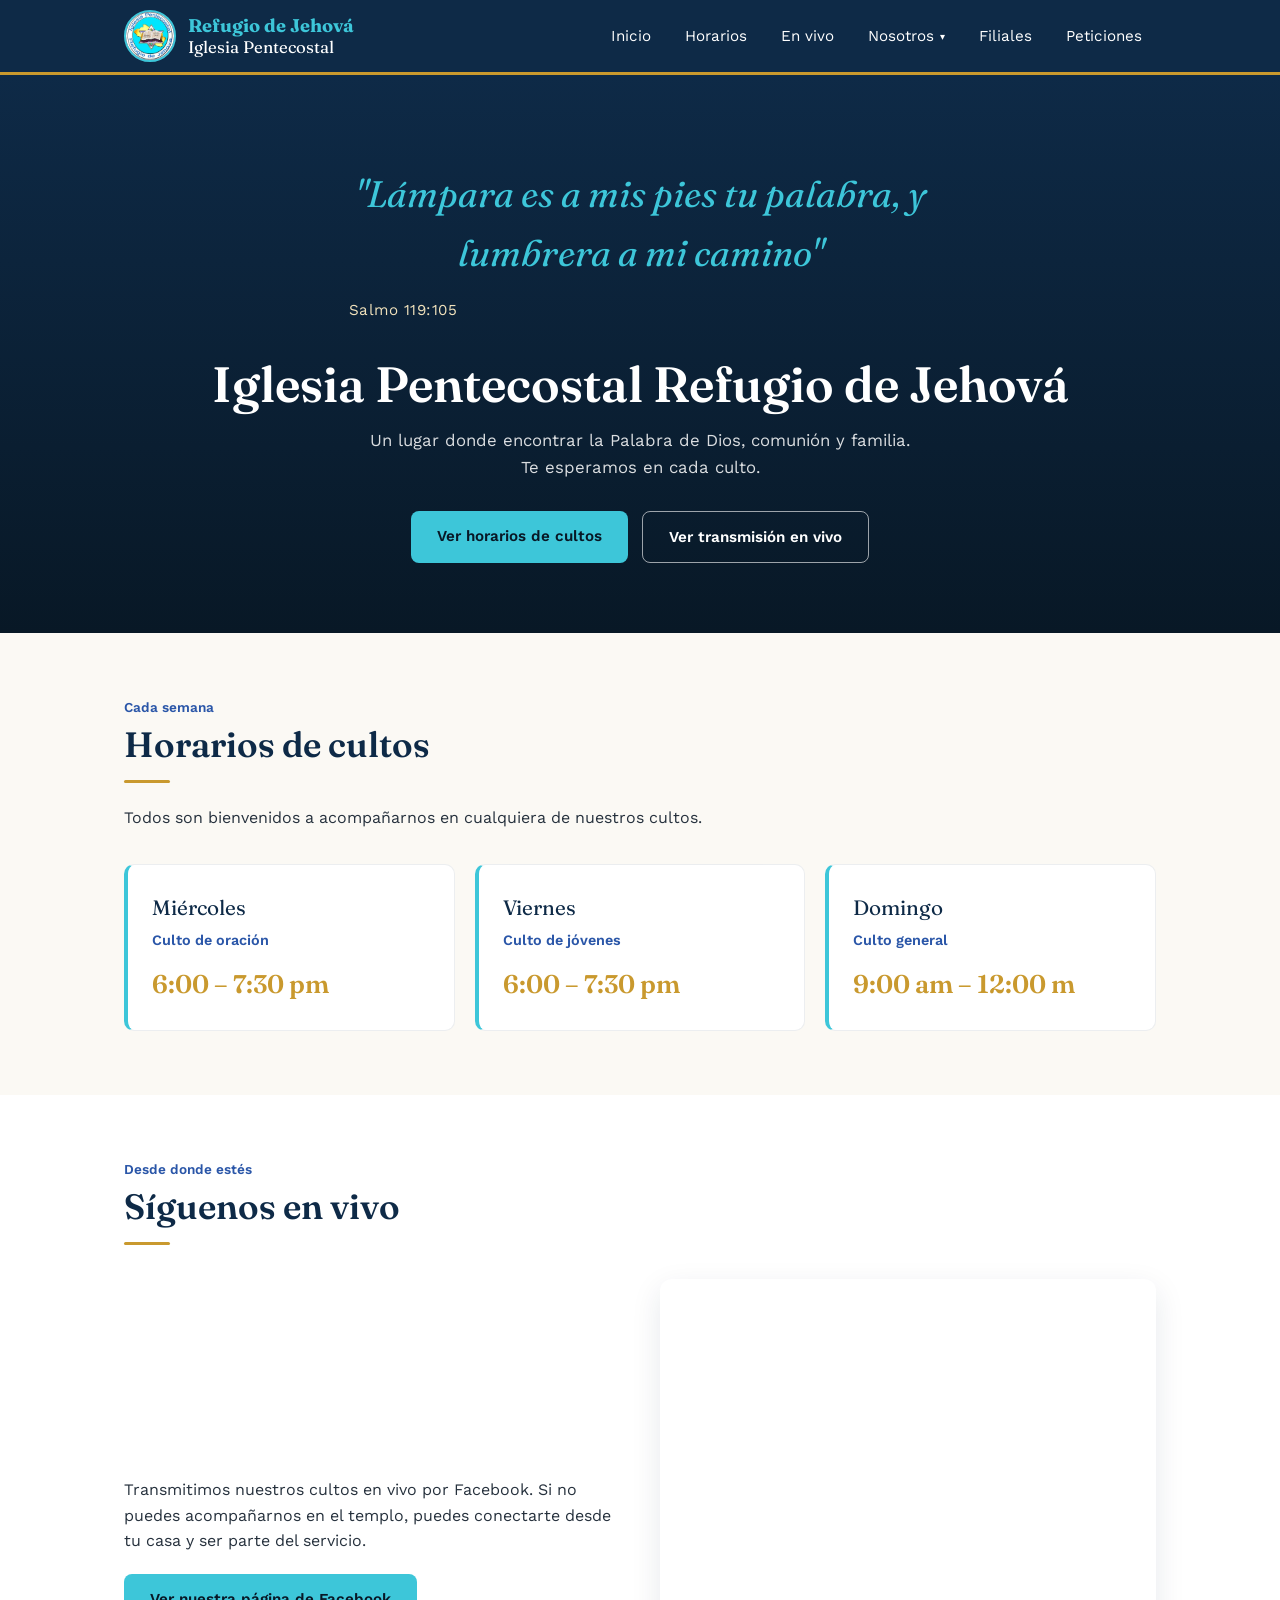
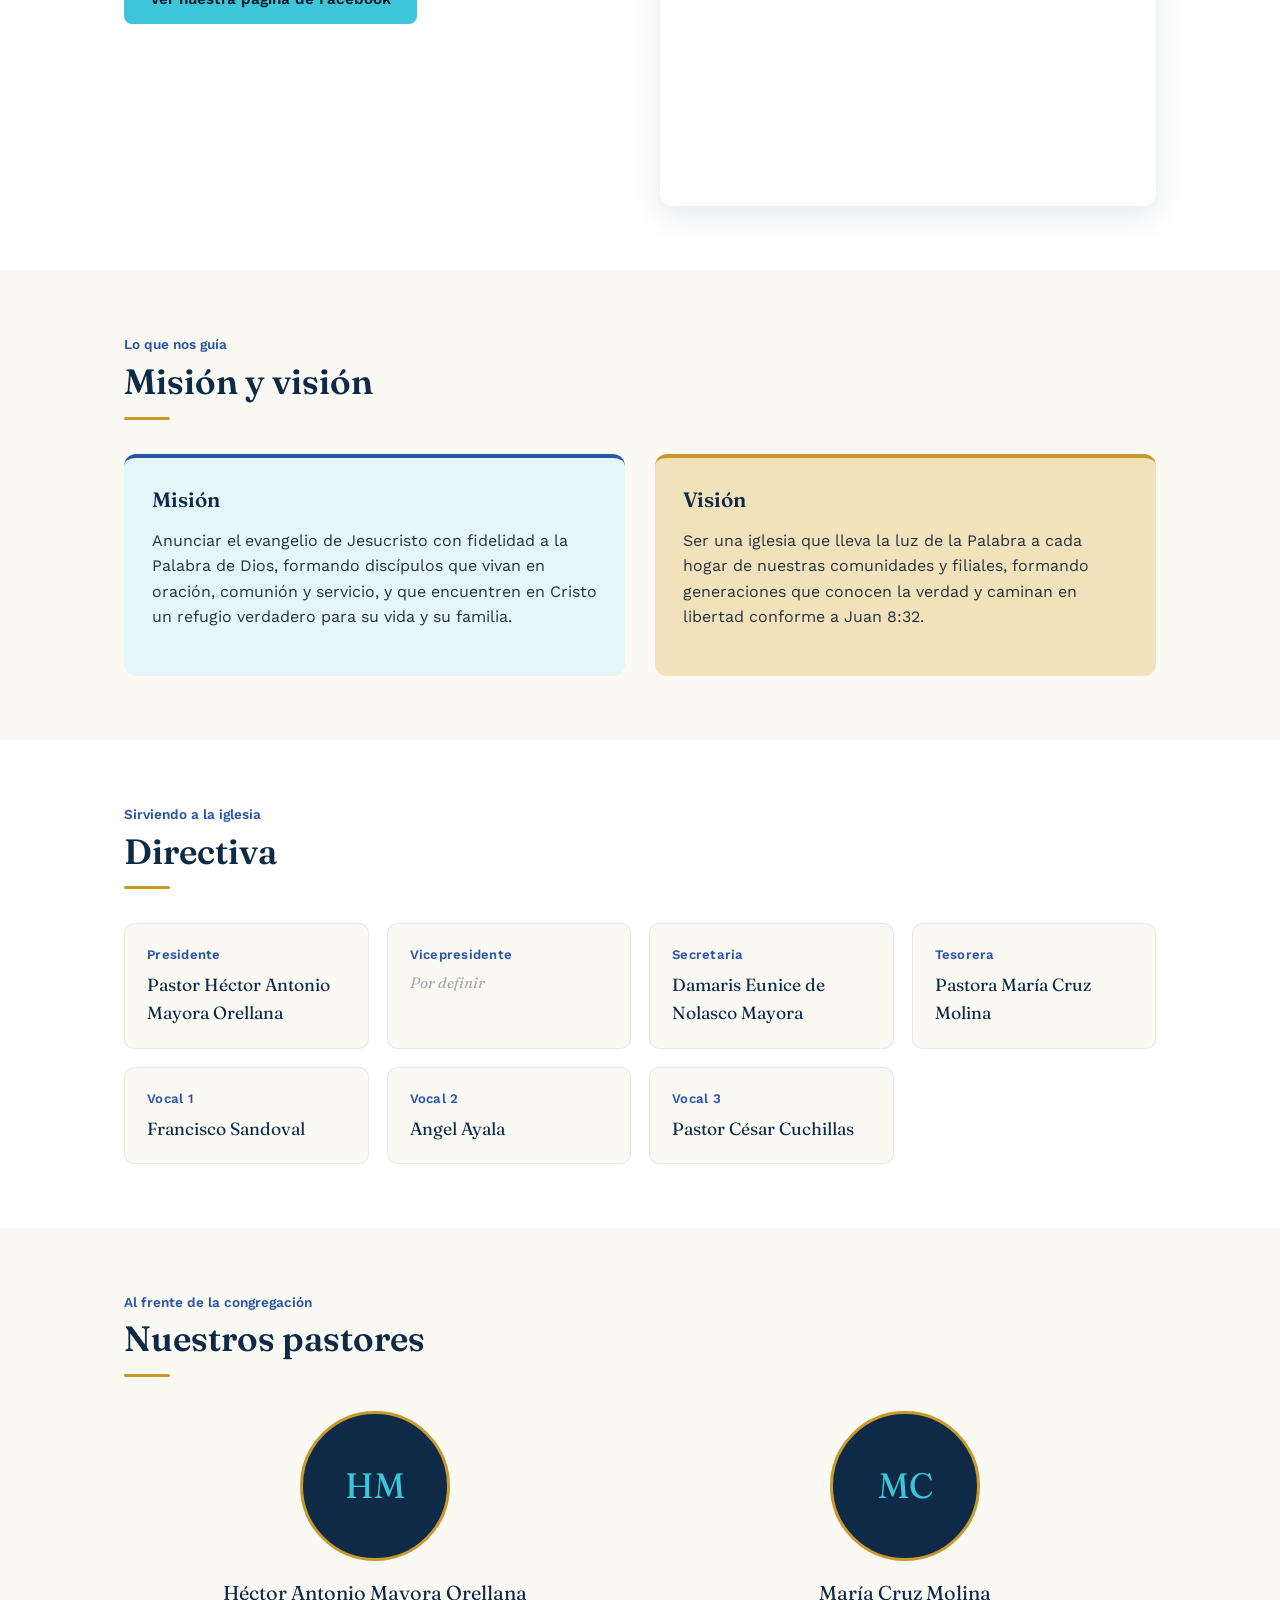
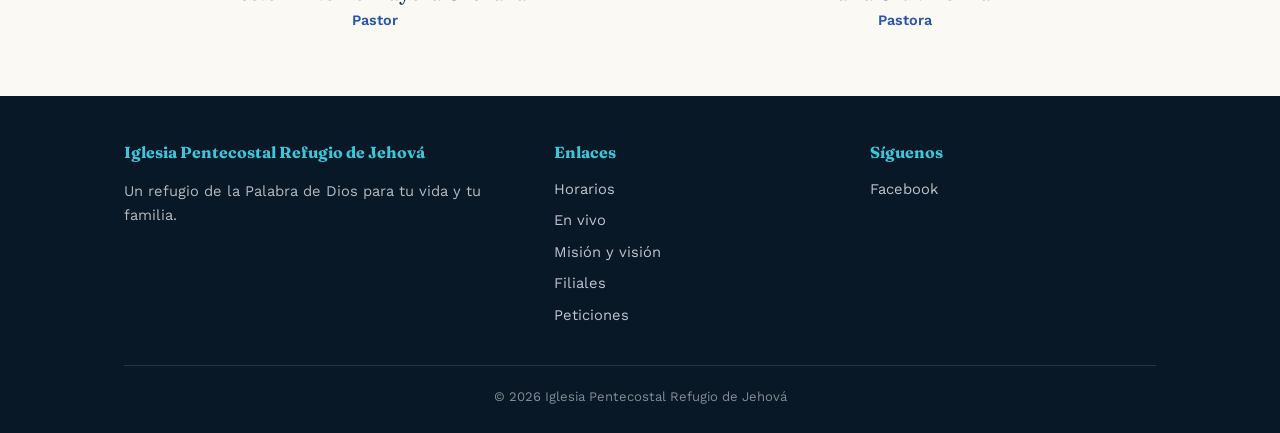
<file: index.html>
<!DOCTYPE html>
<html lang="es">
<head>
<meta charset="UTF-8">
<meta name="viewport" content="width=device-width, initial-scale=1.0">
<title>Iglesia Pentecostal Refugio de Jehová</title>
<meta name="theme-color" content="#0E2A47">
<link rel="stylesheet" href="styles/styles.css">
<link rel="preconnect" href="https://fonts.googleapis.com">
<link href="https://fonts.googleapis.com/css2?family=Fraunces:ital,wght@0,500;0,600;1,500&family=Work+Sans:wght@400;500;600&display=swap" rel="stylesheet">
</head>
<body>

<header class="site-header">
  <div class="nav-inner">
    <a href="index.html" class="brand">
      <img src="img/logo.jpg" alt="Logo Iglesia Pentecostal Refugio de Jehová">
      <span class="brand-text">
        <strong>Refugio de Jehová</strong>
        Iglesia Pentecostal
      </span>
    </a>

    <button class="menu-toggle" aria-label="Abrir menú">&#9776;</button>

    <nav class="main-nav">
      <a href="index.html">Inicio</a>
      <a href="#horarios">Horarios</a>
      <a href="#en-vivo">En vivo</a>
      <div class="has-dropdown">
        <button type="button">Nosotros <span class="caret">&#9662;</span></button>
        <div class="dropdown">
          <a href="#mision-vision">Misión y visión</a>
          <a href="#directiva">Directiva</a>
          <a href="#pastores">Pastores</a>
        </div>
      </div>
      <a href="filiales.html">Filiales</a>
      <a href="peticiones.html">Peticiones</a>
    </nav>
  </div>
</header>

<section class="hero">
  <div class="hero-inner">
    <p class="eyebrow-verse">"Lámpara es a mis pies tu palabra, y lumbrera a mi camino"</p>
    <p class="verse-ref">Salmo 119:105</p>
    <h1>Iglesia Pentecostal Refugio de Jehová</h1>
    <p class="sub">Un lugar donde encontrar la Palabra de Dios, comunión y familia. Te esperamos en cada culto.</p>
    <div class="hero-actions">
      <a href="#horarios" class="btn btn-primary">Ver horarios de cultos</a>
      <a href="#en-vivo" class="btn btn-outline">Ver transmisión en vivo</a>
    </div>
  </div>
</section>

<section id="horarios">
  <div class="wrap">
    <div class="section-head">
      <span class="kicker">Cada semana</span>
      <h2>Horarios de cultos</h2>
      <div class="gold-rule"></div>
      <p>Todos son bienvenidos a acompañarnos en cualquiera de nuestros cultos.</p>
    </div>

    <div class="schedule-grid">
      <div class="schedule-card">
        <div class="day">Miércoles</div>
        <div class="type">Culto de oración</div>
        <div class="time">6:00 – 7:30 pm</div>
      </div>
      <div class="schedule-card">
        <div class="day">Viernes</div>
        <div class="type">Culto de jóvenes</div>
        <div class="time">6:00 – 7:30 pm</div>
      </div>
      <div class="schedule-card">
        <div class="day">Domingo</div>
        <div class="type">Culto general</div>
        <div class="time">9:00 am – 12:00 m</div>
      </div>
    </div>
  </div>
</section>

<section id="en-vivo" class="alt">
  <div class="wrap">
    <div class="section-head">
      <span class="kicker">Desde donde estés</span>
      <h2>Síguenos en vivo</h2>
      <div class="gold-rule"></div>
    </div>

    <div class="live-block">
      <div class="live-copy">
        <p>Transmitimos nuestros cultos en vivo por Facebook. Si no puedes acompañarnos en el templo, puedes conectarte desde tu casa y ser parte del servicio.</p>
        <a href="https://www.facebook.com/profile.php?id=100064378015175" target="_blank" rel="noopener" class="btn btn-primary">Ver nuestra página de Facebook</a>
      </div>

      <div class="fb-embed-wrap">
        <!--
          Nota para quien edite esta página:
          Este widget muestra la línea de tiempo de Facebook, incluyendo transmisiones en vivo.
          Si no carga correctamente, reemplaza el valor de "href=" abajo por la URL
          completa y permanente de la página de Facebook (ej. facebook.com/NombreDeLaPagina),
          ya que los enlaces de tipo "share" a veces no funcionan con este widget.
        -->
        <iframe
          src="https://www.facebook.com/plugins/page.php?href=https%3A%2F%2Fwww.facebook.com%2Fprofile.php%3Fid%3D100064378015175&tabs=timeline&width=400&height=500&small_header=false&adapt_container_width=true&hide_cover=false&show_facepile=false"
          height="500"
          style="border:none;overflow:hidden"
          scrolling="no"
          frameborder="0"
          allowfullscreen="true"
          allow="autoplay; clipboard-write; encrypted-media; picture-in-picture; web-share">
        </iframe>
      </div>
    </div>
  </div>
</section>

<section id="mision-vision">
  <div class="wrap">
    <div class="section-head">
      <span class="kicker">Lo que nos guía</span>
      <h2>Misión y visión</h2>
      <div class="gold-rule"></div>
      <p></div>

    <div class="mv-grid">
      <div class="mv-card">
        <h3>Misión</h3>
        <p>Anunciar el evangelio de Jesucristo con fidelidad a la Palabra de Dios, formando discípulos que vivan en oración, comunión y servicio, y que encuentren en Cristo un refugio verdadero para su vida y su familia.</p>
      </div>
      <div class="mv-card">
        <h3>Visión</h3>
        <p>Ser una iglesia que lleva la luz de la Palabra a cada hogar de nuestras comunidades y filiales, formando generaciones que conocen la verdad y caminan en libertad conforme a Juan 8:32.</p>
      </div>
    </div>
  </div>
</section>

<section id="directiva" class="alt">
  <div class="wrap">
    <div class="section-head">
      <span class="kicker">Sirviendo a la iglesia</span>
      <h2>Directiva</h2>
      <div class="gold-rule"></div>
    </div>

    <div class="board-grid">
      <div class="board-card">
        <div class="role">Presidente</div>
        <div class="name">Pastor Héctor Antonio Mayora Orellana</div>
      </div>
      <div class="board-card">
        <div class="role">Vicepresidente</div>
        <div class="name empty">Por definir</div>
      </div>
      <div class="board-card">
        <div class="role">Secretaria</div>
        <div class="name">Damaris Eunice de Nolasco Mayora</div>
      </div>
      <div class="board-card">
        <div class="role">Tesorera</div>
        <div class="name">Pastora María Cruz Molina</div>
      </div>
      <div class="board-card">
        <div class="role">Vocal 1</div>
        <div class="name">Francisco Sandoval</div>
      </div>
      <div class="board-card">
        <div class="role">Vocal 2</div>
        <div class="name">Angel Ayala</div>
      </div>
      <div class="board-card">
        <div class="role">Vocal 3</div>
        <div class="name">Pastor César Cuchillas</div>
      </div>
    </div>
  </div>
</section>

<section id="pastores">
  <div class="wrap">
    <div class="section-head">
      <span class="kicker">Al frente de la congregación</span>
      <h2>Nuestros pastores</h2>
      <div class="gold-rule"></div>
    </div>

    <div class="pastors-grid">
      <div class="pastor-card">
        <div class="pastor-photo">HM</div>
        <div class="name">Héctor Antonio Mayora Orellana</div>
        <div class="role">Pastor</div>
      </div>
      <div class="pastor-card">
        <div class="pastor-photo">MC</div>
        <div class="name">María Cruz Molina</div>
        <div class="role">Pastora</div>
      </div>
    </div>
  </div>
</section>

<footer>
  <div class="wrap">
    <div class="footer-grid">
      <div>
        <h4>Iglesia Pentecostal Refugio de Jehová</h4>
        <p style="color:rgba(255,255,255,0.7); font-size:0.92rem; max-width:40ch;">Un refugio de la Palabra de Dios para tu vida y tu familia.</p>
      </div>
      <div>
        <h4>Enlaces</h4>
        <a href="#horarios">Horarios</a>
        <a href="#en-vivo">En vivo</a>
        <a href="#mision-vision">Misión y visión</a>
        <a href="filiales.html">Filiales</a>
        <a href="peticiones.html">Peticiones</a>
      </div>
      <div>
        <h4>Síguenos</h4>
        <a href="https://www.facebook.com/profile.php?id=100064378015175" target="_blank" rel="noopener">Facebook</a>
      </div>
    </div>
    <div class="footer-bottom">
      © <span id="year"></span> Iglesia Pentecostal Refugio de Jehová
    </div>
  </div>
</footer>

<script src="scripts/script.js"></script>
<script>document.getElementById("year").textContent = new Date().getFullYear();</script>
</body>
</html>
</file>
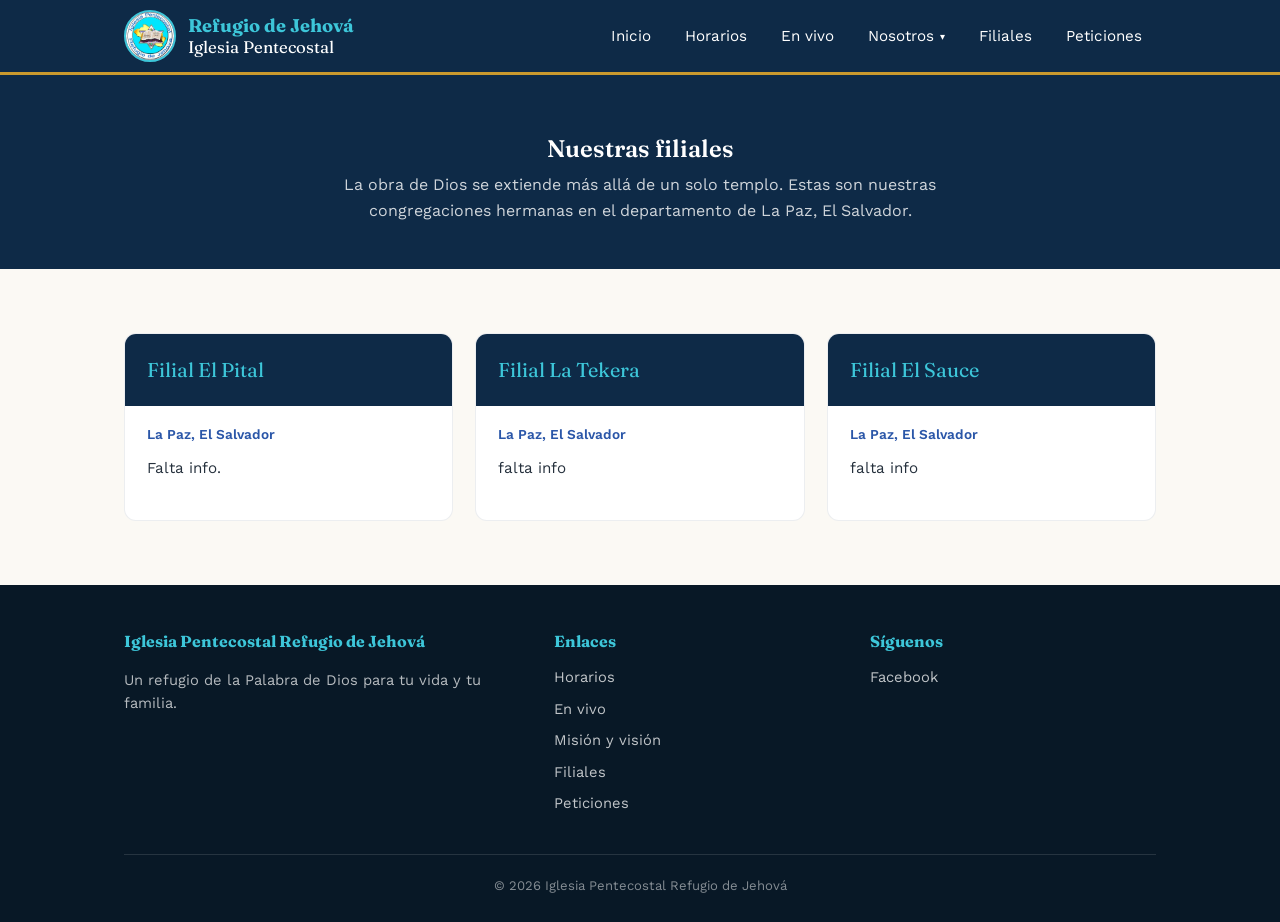
<file: filiales.html>
<!DOCTYPE html>
<html lang="es">
<head>
<meta charset="UTF-8">
<meta name="viewport" content="width=device-width, initial-scale=1.0">
<title>Filiales — Iglesia Pentecostal Refugio de Jehová</title>
<meta name="theme-color" content="#0E2A47">
<link rel="stylesheet" href="styles/styles.css">
<link rel="preconnect" href="https://fonts.googleapis.com">
<link href="https://fonts.googleapis.com/css2?family=Fraunces:ital,wght@0,500;0,600;1,500&family=Work+Sans:wght@400;500;600&display=swap" rel="stylesheet">
</head>
<body>

<header class="site-header">
  <div class="nav-inner">
    <a href="index.html" class="brand">
      <img src="img/logo.jpg" alt="Logo Iglesia Pentecostal Refugio de Jehová">
      <span class="brand-text">
        <strong>Refugio de Jehová</strong>
        Iglesia Pentecostal
      </span>
    </a>

    <button class="menu-toggle" aria-label="Abrir menú">&#9776;</button>

    <nav class="main-nav">
      <a href="index.html">Inicio</a>
      <a href="index.html#horarios">Horarios</a>
      <a href="index.html#en-vivo">En vivo</a>
      <div class="has-dropdown">
        <button type="button">Nosotros <span class="caret">&#9662;</span></button>
        <div class="dropdown">
          <a href="index.html#mision-vision">Misión y visión</a>
          <a href="index.html#directiva">Directiva</a>
          <a href="index.html#pastores">Pastores</a>
        </div>
      </div>
      <a href="filiales.html">Filiales</a>
      <a href="peticiones.html">Peticiones</a>
    </nav>
  </div>
</header>

<section class="page-hero">
  <div class="wrap">
    <h1>Nuestras filiales</h1>
    <p>La obra de Dios se extiende más allá de un solo templo. Estas son nuestras congregaciones hermanas en el departamento de La Paz, El Salvador.</p>
  </div>
</section>

<section>
  <div class="wrap">
    <div class="branch-grid">
      <div class="branch-card">
        <div class="top">
          <div class="place">Filial El Pital</div>
        </div>
        <div class="body">
          <div class="dept">La Paz, El Salvador</div>
          <p style="margin-top:10px; font-size:0.95rem;">Falta info.</p>
        </div>
      </div>

      <div class="branch-card">
        <div class="top">
          <div class="place">Filial La Tekera</div>
        </div>
        <div class="body">
          <div class="dept">La Paz, El Salvador</div>
          <p style="margin-top:10px; font-size:0.95rem;">falta info</p>
        </div>
      </div>

      <div class="branch-card">
        <div class="top">
          <div class="place">Filial El Sauce</div>
        </div>
        <div class="body">
          <div class="dept">La Paz, El Salvador</div>
          <p style="margin-top:10px; font-size:0.95rem;">falta info</p>
        </div>
      </div>
    </div>
  </div>
</section>

<footer>
  <div class="wrap">
    <div class="footer-grid">
      <div>
        <h4>Iglesia Pentecostal Refugio de Jehová</h4>
        <p style="color:rgba(255,255,255,0.7); font-size:0.92rem; max-width:40ch;">Un refugio de la Palabra de Dios para tu vida y tu familia.</p>
      </div>
      <div>
        <h4>Enlaces</h4>
        <a href="index.html#horarios">Horarios</a>
        <a href="index.html#en-vivo">En vivo</a>
        <a href="index.html#mision-vision">Misión y visión</a>
        <a href="filiales.html">Filiales</a>
        <a href="peticiones.html">Peticiones</a>
      </div>
      <div>
        <h4>Síguenos</h4>
        <a href="https://www.facebook.com/profile.php?id=100064378015175" target="_blank" rel="noopener">Facebook</a>
      </div>
    </div>
    <div class="footer-bottom">
      © <span id="year"></span> Iglesia Pentecostal Refugio de Jehová
    </div>
  </div>
</footer>

<script src="scripts/script.js"></script>
<script>document.getElementById("year").textContent = new Date().getFullYear();</script>
</body>
</html>
</file>
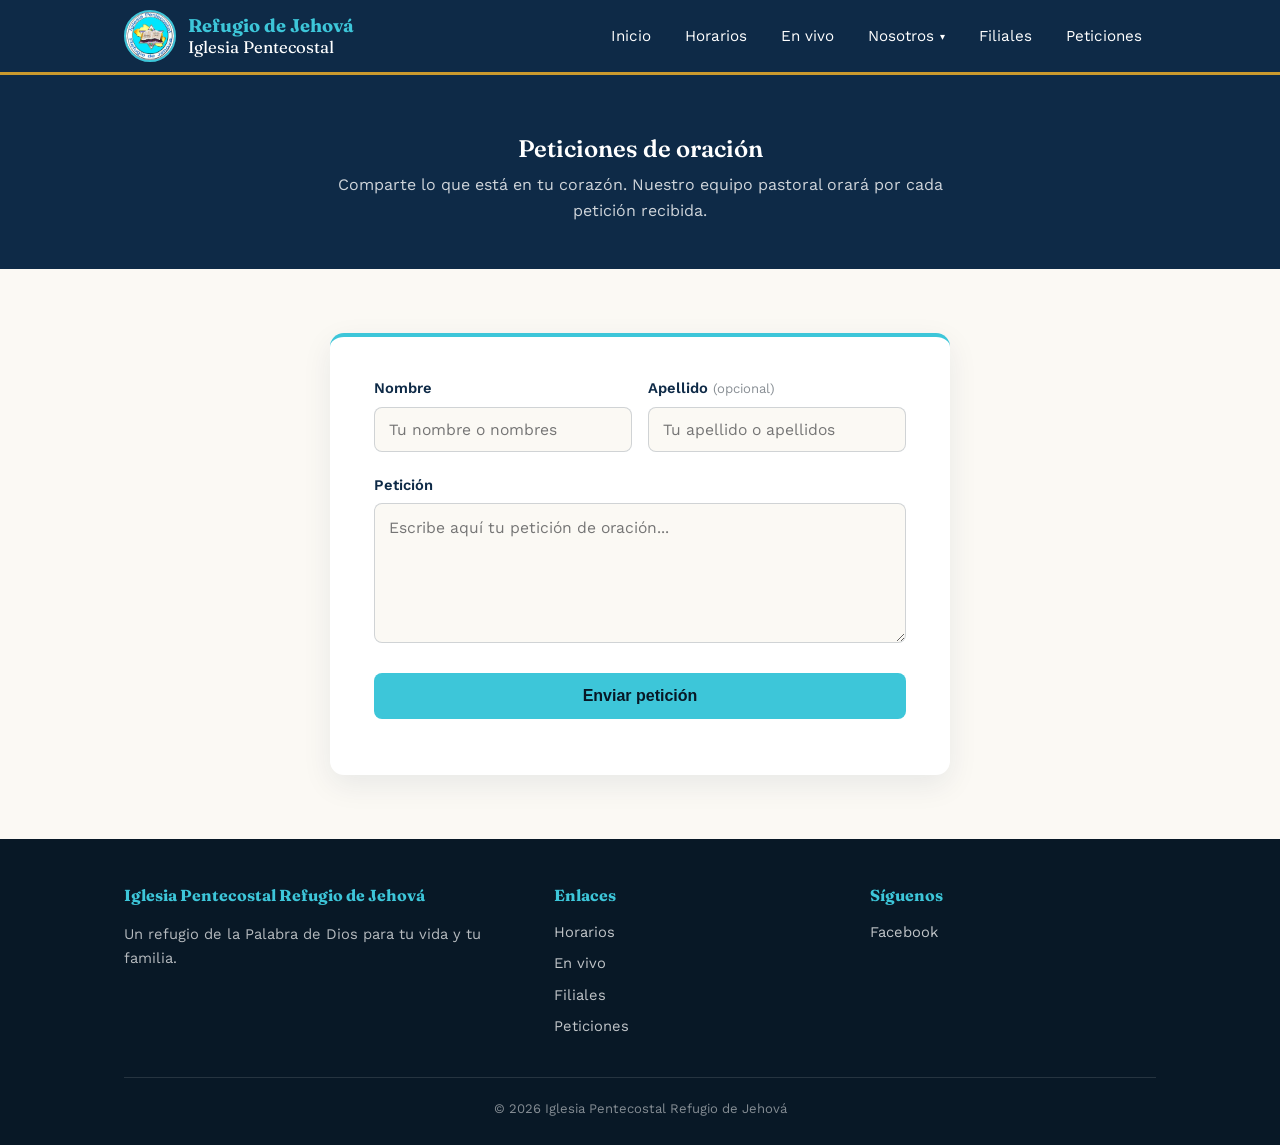
<file: peticiones.html>
<!DOCTYPE html>
<html lang="es">
<head>
<meta charset="UTF-8">
<meta name="viewport" content="width=device-width, initial-scale=1.0">
<title>Peticiones de oración — Iglesia Pentecostal Refugio de Jehová</title>
<meta name="theme-color" content="#0E2A47">
<link rel="stylesheet" href="styles/styles.css">
<link rel="preconnect" href="https://fonts.googleapis.com">
<link href="https://fonts.googleapis.com/css2?family=Fraunces:ital,wght@0,500;0,600;1,500&family=Work+Sans:wght@400;500;600&display=swap" rel="stylesheet">
</head>
<body>

<header class="site-header">
  <div class="nav-inner">
    <a href="index.html" class="brand">
      <img src="img/logo.jpg" alt="Logo Iglesia Pentecostal Refugio de Jehová">
      <span class="brand-text">
        <strong>Refugio de Jehová</strong>
        Iglesia Pentecostal
      </span>
    </a>

    <button class="menu-toggle" aria-label="Abrir menú">&#9776;</button>

    <nav class="main-nav">
      <a href="index.html">Inicio</a>
      <a href="index.html#horarios">Horarios</a>
      <a href="index.html#en-vivo">En vivo</a>
      <div class="has-dropdown">
        <button type="button">Nosotros <span class="caret">&#9662;</span></button>
        <div class="dropdown">
          <a href="index.html#mision-vision">Misión y visión</a>
          <a href="index.html#directiva">Directiva</a>
          <a href="index.html#pastores">Pastores</a>
        </div>
      </div>
      <a href="filiales.html">Filiales</a>
      <a href="peticiones.html">Peticiones</a>
    </nav>
  </div>
</header>

<section class="page-hero">
  <div class="wrap">
    <h1>Peticiones de oración</h1>
    <p>Comparte lo que está en tu corazón. Nuestro equipo pastoral orará por cada petición recibida.</p>
  </div>
</section>

<section>
  <div class="wrap">
    <div class="request-wrap">

      <!-- Formulario -->
      <form id="prayer-form">
        <div class="form-row">
          <div class="form-field">
            <label for="nombre">Nombre</label>
            <input type="text" id="nombre" name="nombre" placeholder="Tu nombre o nombres" required>
          </div>
          <div class="form-field">
            <label for="apellido">Apellido <span class="hint">(opcional)</span></label>
            <input type="text" id="apellido" name="apellido" placeholder="Tu apellido o apellidos">
          </div>
        </div>

        <div class="form-field">
          <label for="peticion">Petición</label>
          <textarea id="peticion" name="peticion" placeholder="Escribe aquí tu petición de oración..." required></textarea>
        </div>

        <button type="submit" class="submit-btn" id="submit-btn">Enviar petición</button>

        <div id="form-status" class="form-status"></div>
      </form>

      <!-- Mensaje de confirmación (oculto hasta enviar) -->
      <div id="confirm-box" class="confirm-box" style="display:none;">
        <div class="icon">&#10003;</div>
        <h3>Tu petición ha sido enviada</h3>
        <p>Gracias por confiarnos lo que está en tu corazón. Estaremos orando por ella.</p>
        <button type="button" class="btn btn-primary" id="send-another">Enviar otra petición</button>
      </div>

    </div>
  </div>
</section>

<footer>
  <div class="wrap">
    <div class="footer-grid">
      <div>
        <h4>Iglesia Pentecostal Refugio de Jehová</h4>
        <p style="color:rgba(255,255,255,0.7); font-size:0.92rem; max-width:40ch;">Un refugio de la Palabra de Dios para tu vida y tu familia.</p>
      </div>
      <div>
        <h4>Enlaces</h4>
        <a href="index.html#horarios">Horarios</a>
        <a href="index.html#en-vivo">En vivo</a>
        <a href="filiales.html">Filiales</a>
        <a href="peticiones.html">Peticiones</a>
      </div>
      <div>
        <h4>Síguenos</h4>
        <a href="https://www.facebook.com/profile.php?id=100064378015175" target="_blank" rel="noopener">Facebook</a>
      </div>
    </div>
    <div class="footer-bottom">
      © <span id="year"></span> Iglesia Pentecostal Refugio de Jehová
    </div>
  </div>
</footer>

<script src="scripts/script.js"></script>
<script>
document.getElementById("year").textContent = new Date().getFullYear();

/*
  ============================================================
  CONFIGURACIÓN DEL ENVÍO DE PETICIONES
  ============================================================
  1. Crea una cuenta gratuita en https://formspree.io
  2. Crea un nuevo formulario y copia la URL que te dan
     (se ve algo así: https://formspree.io/f/abcdwxyz)
  3. Reemplaza el texto "PEGA_AQUI_TU_URL_DE_FORMSPREE" de abajo
     por esa URL, entre las comillas.
  ============================================================
*/
const FORMSPREE_URL = "https://formspree.io/f/xgaendvb";

const form = document.getElementById("prayer-form");
const confirmBox = document.getElementById("confirm-box");
const statusEl = document.getElementById("form-status");
const submitBtn = document.getElementById("submit-btn");

form.addEventListener("submit", async function (e) {
  e.preventDefault();

  if (FORMSPREE_URL.indexOf("PEGA_AQUI") !== -1) {
    statusEl.textContent = "Nota para el administrador: aún falta configurar la URL de Formspree en este archivo (peticiones.html) para que los envíos lleguen a tu correo.";
    statusEl.classList.add("error");
    return;
  }

  statusEl.classList.remove("error");
  statusEl.textContent = "Enviando...";
  submitBtn.disabled = true;

  const data = new FormData(form);

  try {
    const response = await fetch(FORMSPREE_URL, {
      method: "POST",
      body: data,
      headers: { "Accept": "application/json" }
    });

    if (response.ok) {
      form.style.display = "none";
      confirmBox.style.display = "block";
    } else {
      statusEl.textContent = "No se pudo enviar la petición. Por favor intenta de nuevo en unos minutos.";
      statusEl.classList.add("error");
      submitBtn.disabled = false;
    }
  } catch (err) {
    statusEl.textContent = "No se pudo enviar la petición. Revisa tu conexión e intenta de nuevo.";
    statusEl.classList.add("error");
    submitBtn.disabled = false;
  }
});

document.getElementById("send-another").addEventListener("click", function () {
  form.reset();
  form.style.display = "block";
  confirmBox.style.display = "none";
  statusEl.textContent = "";
  submitBtn.disabled = false;
});
</script>
</body>
</html>
</file>
<file: styles/styles.css>
/* ===========================================================
   Iglesia Pentecostal Refugio de Jehová — hoja de estilos
   =========================================================== */

:root {
  --navy: #0E2A47;
  --navy-deep: #081826;
  --turquoise: #3DC6D9;
  --turquoise-soft: #E4F6F8;
  --blue: #2A56A8;
  --gold: #C9992E;
  --gold-soft: #F1E2BC;
  --cream: #FBF9F4;
  --charcoal: #26313D;
  --white: #FFFFFF;

  --serif: "Fraunces", Georgia, serif;
  --sans: "Work Sans", -apple-system, BlinkMacSystemFont, sans-serif;
}

* { box-sizing: border-box; }

html {
  scroll-behavior: smooth;
}

body {
  margin: 0;
  font-family: var(--sans);
  color: var(--charcoal);
  background: var(--cream);
  line-height: 1.6;
}

img { max-width: 100%; display: block; }

a { color: inherit; text-decoration: none; }

.wrap {
  max-width: 1080px;
  margin: 0 auto;
  padding: 0 24px;
}

h1, h2, h3 {
  font-family: var(--serif);
  color: var(--navy);
  margin: 0 0 0.4em 0;
  font-weight: 600;
  line-height: 1.15;
}

h2 {
  font-size: clamp(1.6rem, 3vw, 2.2rem);
}

p { max-width: 62ch; }

/* -------------------- Header / Nav -------------------- */

.site-header {
  background: var(--navy);
  color: var(--white);
  position: sticky;
  top: 0;
  z-index: 50;
  border-bottom: 3px solid var(--gold);
}

.nav-inner {
  display: flex;
  align-items: center;
  justify-content: space-between;
  padding: 10px 24px;
  max-width: 1080px;
  margin: 0 auto;
}

.brand {
  display: flex;
  align-items: center;
  gap: 12px;
}

.brand img {
  height: 52px;
  width: 52px;
  border-radius: 50%;
  object-fit: cover;
  border: 2px solid var(--turquoise);
}

.brand-text {
  font-family: var(--serif);
  font-size: 1.05rem;
  line-height: 1.2;
}

.brand-text strong {
  display: block;
  font-size: 1.15rem;
  color: var(--turquoise);
}

nav.main-nav {
  display: flex;
  align-items: center;
  gap: 6px;
}

nav.main-nav > a, .has-dropdown > button {
  color: var(--white);
  font-size: 0.95rem;
  padding: 10px 14px;
  border: none;
  background: none;
  font-family: var(--sans);
  cursor: pointer;
  border-radius: 6px;
  transition: background 0.15s ease;
}

nav.main-nav > a:hover,
.has-dropdown > button:hover,
.has-dropdown.open > button {
  background: rgba(255,255,255,0.1);
}

.has-dropdown {
  position: relative;
}

.has-dropdown > button {
  display: flex;
  align-items: center;
  gap: 6px;
}

.caret {
  font-size: 0.65rem;
  transition: transform 0.15s ease;
}

.has-dropdown.open .caret { transform: rotate(180deg); }

.dropdown {
  position: absolute;
  top: calc(100% + 6px);
  left: 0;
  background: var(--white);
  color: var(--charcoal);
  min-width: 200px;
  border-radius: 10px;
  box-shadow: 0 12px 28px rgba(8, 24, 38, 0.25);
  padding: 8px;
  display: none;
  border-top: 3px solid var(--gold);
}

.has-dropdown.open .dropdown { display: block; }

.dropdown a {
  display: block;
  padding: 10px 12px;
  border-radius: 6px;
  font-size: 0.92rem;
}

.dropdown a:hover { background: var(--turquoise-soft); }

.menu-toggle {
  display: none;
  background: none;
  border: none;
  color: var(--white);
  font-size: 1.6rem;
  cursor: pointer;
}

@media (max-width: 860px) {
  .menu-toggle { display: block; }

  nav.main-nav {
    position: absolute;
    top: 100%;
    left: 0;
    right: 0;
    background: var(--navy);
    flex-direction: column;
    align-items: stretch;
    padding: 8px 16px 16px;
    display: none;
    border-bottom: 3px solid var(--gold);
  }

  nav.main-nav.open { display: flex; }

  .has-dropdown { width: 100%; }
  .has-dropdown > button { width: 100%; justify-content: space-between; }
  .dropdown { position: static; box-shadow: none; margin-top: 4px; }
}

/* -------------------- Hero -------------------- */

.hero {
  position: relative;
  background: linear-gradient(180deg, var(--navy) 0%, var(--navy-deep) 100%);
  color: var(--white);
  overflow: hidden;
  padding: 90px 0 70px;
}

.hero-star {
  position: absolute;
  right: -60px;
  top: -60px;
  width: 320px;
  height: 320px;
  opacity: 0.12;
}

.hero-inner {
  position: relative;
  max-width: 1080px;
  margin: 0 auto;
  padding: 0 24px;
  text-align: center;
}

.hero .eyebrow-verse {
  color: var(--turquoise);
  font-family: var(--serif);
  font-style: italic;
  font-size: clamp(1.4rem, 4vw, 2.3rem);
  max-width: 680px;
  margin: 0 auto 6px;
}

.hero .verse-ref {
  color: var(--gold-soft);
  font-size: 0.95rem;
  letter-spacing: 0.03em;
  margin-bottom: 34px;
}

.hero h1 {
  color: var(--white);
  font-size: clamp(2rem, 5vw, 3.1rem);
  margin-bottom: 14px;
}

.hero .sub {
  max-width: 560px;
  margin: 0 auto 30px;
  color: rgba(255,255,255,0.85);
  font-size: 1.05rem;
}

.hero-actions {
  display: flex;
  gap: 14px;
  justify-content: center;
  flex-wrap: wrap;
}

.btn {
  display: inline-block;
  padding: 13px 26px;
  border-radius: 8px;
  font-weight: 600;
  font-size: 0.95rem;
  transition: transform 0.15s ease, box-shadow 0.15s ease;
}

.btn-primary {
  background: var(--turquoise);
  color: var(--navy-deep);
}

.btn-outline {
  border: 1.5px solid rgba(255,255,255,0.6);
  color: var(--white);
}

.btn:hover { transform: translateY(-2px); }

/* -------------------- Sections -------------------- */

section {
  padding: 64px 0;
}

section.alt {
  background: var(--white);
}

.section-head {
  margin-bottom: 34px;
}

.section-head .kicker {
  color: var(--blue);
  font-weight: 600;
  font-size: 0.85rem;
  margin-bottom: 6px;
  display: block;
}

.gold-rule {
  width: 46px;
  height: 3px;
  background: var(--gold);
  margin: 10px 0 22px;
  border-radius: 2px;
}

/* Horarios */

.schedule-grid {
  display: grid;
  grid-template-columns: repeat(auto-fit, minmax(230px, 1fr));
  gap: 20px;
}

.schedule-card {
  background: var(--white);
  border: 1px solid rgba(14,42,71,0.08);
  border-left: 4px solid var(--turquoise);
  border-radius: 10px;
  padding: 26px 24px;
}

.schedule-card .day {
  font-family: var(--serif);
  font-size: 1.3rem;
  color: var(--navy);
}

.schedule-card .type {
  color: var(--blue);
  font-weight: 600;
  font-size: 0.9rem;
  margin: 4px 0 12px;
}

.schedule-card .time {
  font-size: 1.6rem;
  font-weight: 600;
  color: var(--gold);
  font-family: var(--serif);
}

/* En vivo */

.live-block {
  display: grid;
  grid-template-columns: 1fr 1fr;
  gap: 40px;
  align-items: center;
}

.live-copy p { margin-bottom: 20px; }

.fb-embed-wrap {
  background: var(--white);
  border-radius: 12px;
  padding: 10px;
  box-shadow: 0 10px 30px rgba(14,42,71,0.1);
}

.fb-embed-wrap iframe {
  width: 100%;
  border: none;
  border-radius: 8px;
  min-height: 500px;
}

@media (max-width: 780px) {
  .live-block { grid-template-columns: 1fr; }
}

/* Mision / vision */

.mv-grid {
  display: grid;
  grid-template-columns: 1fr 1fr;
  gap: 30px;
}

.mv-card {
  background: var(--turquoise-soft);
  border-radius: 12px;
  padding: 30px 28px;
  border-top: 4px solid var(--blue);
}

.mv-card:nth-child(2) {
  background: var(--gold-soft);
  border-top-color: var(--gold);
}

.mv-card h3 {
  font-size: 1.3rem;
}

@media (max-width: 780px) {
  .mv-grid { grid-template-columns: 1fr; }
}

/* Directiva */

.board-grid {
  display: grid;
  grid-template-columns: repeat(auto-fit, minmax(220px, 1fr));
  gap: 18px;
}

.board-card {
  background: var(--cream);
  border-radius: 10px;
  padding: 20px 22px;
  border: 1px solid rgba(14,42,71,0.08);
}

.board-card .role {
  color: var(--blue);
  font-weight: 600;
  font-size: 0.82rem;
  letter-spacing: 0.02em;
  margin-bottom: 6px;
}

.board-card .name {
  font-family: var(--serif);
  font-size: 1.1rem;
  color: var(--navy);
}

.board-card .name.empty {
  color: rgba(38,49,61,0.4);
  font-style: italic;
  font-size: 0.95rem;
}

/* Pastores */

.pastors-grid {
  display: grid;
  grid-template-columns: repeat(auto-fit, minmax(260px, 1fr));
  gap: 28px;
}

.pastor-card {
  text-align: center;
}

.pastor-photo {
  width: 150px;
  height: 150px;
  border-radius: 50%;
  margin: 0 auto 16px;
  background: var(--navy);
  color: var(--turquoise);
  display: flex;
  align-items: center;
  justify-content: center;
  font-family: var(--serif);
  font-size: 2.2rem;
  border: 3px solid var(--gold);
}

.pastor-card .name {
  font-family: var(--serif);
  font-size: 1.25rem;
  color: var(--navy);
}

.pastor-card .role {
  color: var(--blue);
  font-weight: 600;
  font-size: 0.9rem;
}

/* Filiales teaser + page */

.branch-grid {
  display: grid;
  grid-template-columns: repeat(auto-fit, minmax(240px, 1fr));
  gap: 22px;
}

.branch-card {
  background: var(--white);
  border-radius: 12px;
  overflow: hidden;
  border: 1px solid rgba(14,42,71,0.08);
}

.branch-card .top {
  background: var(--navy);
  color: var(--white);
  padding: 20px 22px;
}

.branch-card .top .place {
  font-family: var(--serif);
  font-size: 1.25rem;
  color: var(--turquoise);
}

.branch-card .body {
  padding: 18px 22px 24px;
}

.branch-card .dept {
  color: var(--blue);
  font-size: 0.85rem;
  font-weight: 600;
}

/* Page header (subpages) */

.page-hero {
  background: var(--navy);
  color: var(--white);
  padding: 60px 0 46px;
  text-align: center;
}

.page-hero h1 { color: var(--white); }

.page-hero p {
  margin: 8px auto 0;
  color: rgba(255,255,255,0.8);
}

/* -------------------- Peticiones -------------------- */

.request-wrap {
  max-width: 620px;
  margin: 0 auto;
  background: var(--white);
  border-radius: 14px;
  padding: 40px clamp(20px, 5vw, 44px);
  box-shadow: 0 10px 30px rgba(14,42,71,0.08);
  border-top: 4px solid var(--turquoise);
}

.form-field {
  margin-bottom: 22px;
}

.form-field label {
  display: block;
  font-weight: 600;
  font-size: 0.92rem;
  color: var(--navy);
  margin-bottom: 6px;
}

.form-field .hint {
  font-weight: 400;
  color: rgba(38,49,61,0.55);
  font-size: 0.82rem;
}

.form-field input,
.form-field textarea {
  width: 100%;
  padding: 12px 14px;
  border: 1.5px solid rgba(14,42,71,0.18);
  border-radius: 8px;
  font-family: var(--sans);
  font-size: 0.98rem;
  color: var(--charcoal);
  background: var(--cream);
}

.form-field textarea {
  min-height: 140px;
  resize: vertical;
  line-height: 1.5;
}

.form-field input:focus,
.form-field textarea:focus {
  outline: none;
  border-color: var(--turquoise);
  background: var(--white);
}

.form-row {
  display: grid;
  grid-template-columns: 1fr 1fr;
  gap: 16px;
}

@media (max-width: 560px) {
  .form-row { grid-template-columns: 1fr; }
}

.submit-btn {
  width: 100%;
  border: none;
  cursor: pointer;
  background: var(--turquoise);
  color: var(--navy-deep);
  font-weight: 600;
  font-size: 1rem;
  padding: 14px;
  border-radius: 8px;
  transition: transform 0.15s ease;
}

.submit-btn:hover { transform: translateY(-2px); }

.submit-btn:disabled {
  opacity: 0.6;
  cursor: not-allowed;
  transform: none;
}

.form-status {
  margin-top: 16px;
  font-size: 0.9rem;
}

.form-status.error { color: #B4433A; }

.confirm-box {
  text-align: center;
  padding: 30px 10px;
}

.confirm-box .icon {
  width: 64px;
  height: 64px;
  border-radius: 50%;
  background: var(--turquoise-soft);
  color: var(--blue);
  display: flex;
  align-items: center;
  justify-content: center;
  font-size: 1.8rem;
  margin: 0 auto 18px;
}

.confirm-box h3 {
  font-size: 1.35rem;
  margin-bottom: 10px;
}

.confirm-box p {
  margin: 0 auto;
  color: rgba(38,49,61,0.75);
}

.confirm-box .btn {
  margin-top: 22px;
}

/* -------------------- Footer -------------------- */

footer {
  background: var(--navy-deep);
  color: rgba(255,255,255,0.75);
  padding: 44px 0 26px;
}

.footer-grid {
  display: grid;
  grid-template-columns: 1.4fr 1fr 1fr;
  gap: 30px;
  margin-bottom: 30px;
}

footer h4 {
  color: var(--turquoise);
  font-family: var(--serif);
  font-size: 1rem;
  margin: 0 0 12px;
}

footer a { display: block; margin-bottom: 8px; font-size: 0.92rem; }
footer a:hover { color: var(--turquoise); }

.footer-bottom {
  border-top: 1px solid rgba(255,255,255,0.12);
  padding-top: 20px;
  font-size: 0.82rem;
  text-align: center;
  color: rgba(255,255,255,0.5);
}

@media (max-width: 780px) {
  .footer-grid { grid-template-columns: 1fr; }
}
</file>
